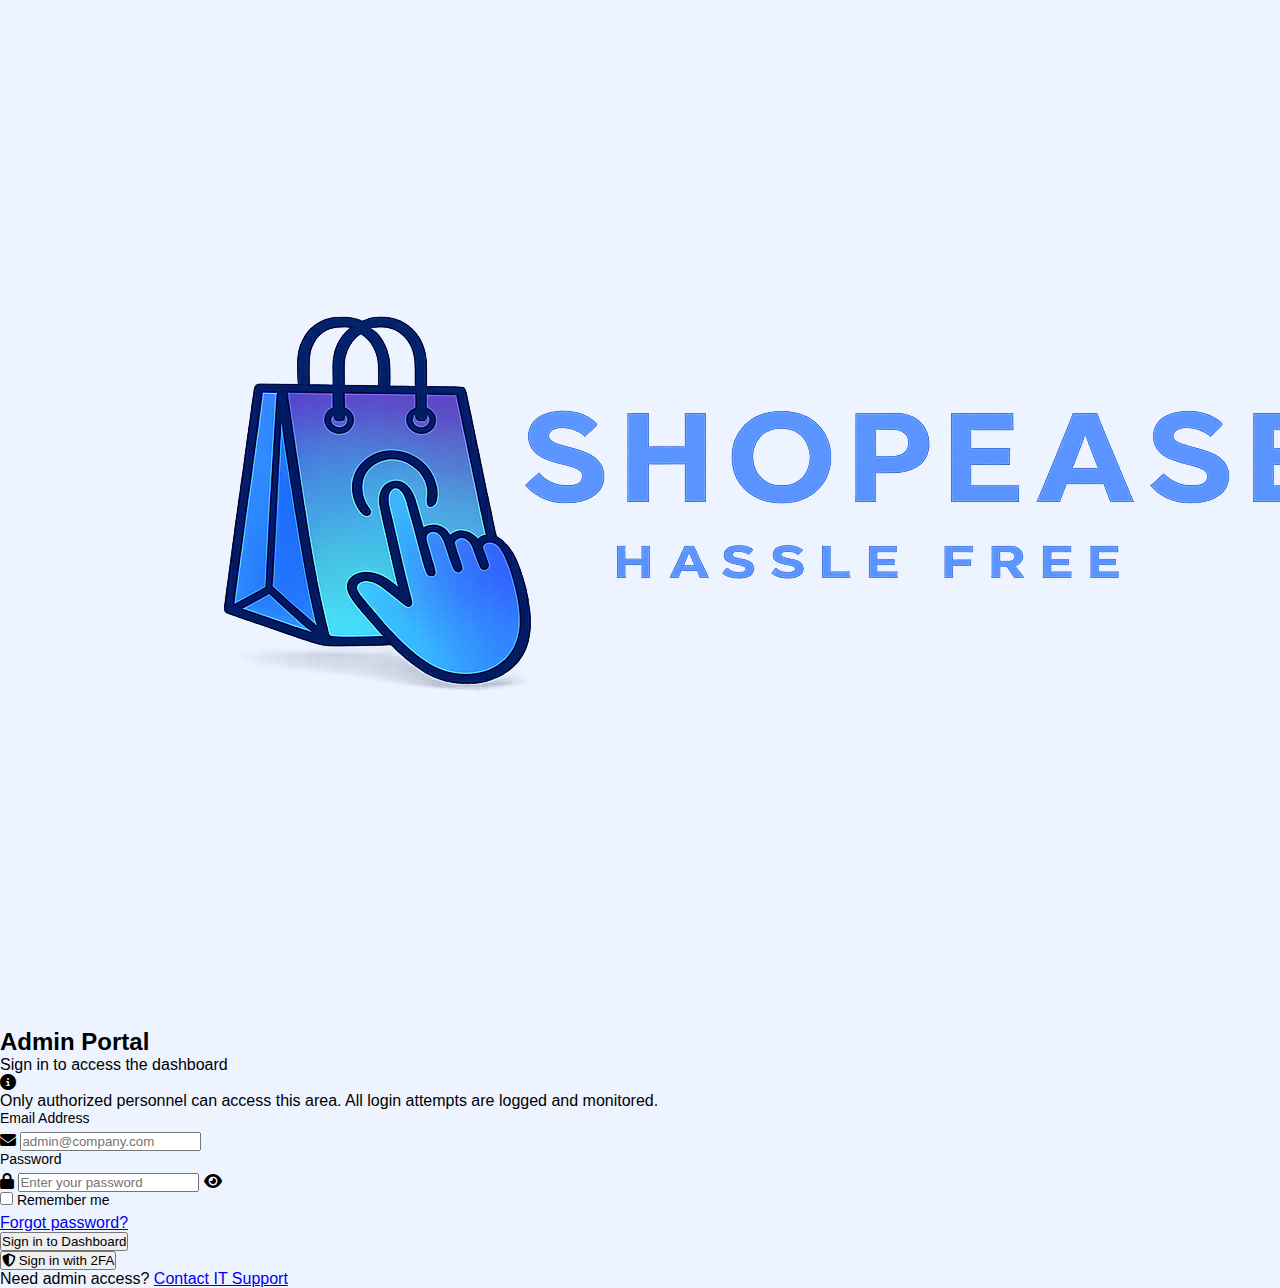
<file: admin-login.html>
<!DOCTYPE html>
<html lang="en">

<head>
    <meta charset="UTF-8">
    <meta name="viewport" content="width=device-width, initial-scale=1.0">
    <title>Admin Login | ShopEase</title>

    <link rel="stylesheet" href="CSS/auth.css">

    <link rel="stylesheet" href="https://cdnjs.cloudflare.com/ajax/libs/font-awesome/6.5.0/css/all.min.css">

</head>

<body class="admin-body">

    <div class="admin-wrapper">

        <div class="admin-card">


            <div class="admin-logo">
                <img src="Images/logo-footer-ShopEase.png" alt="ShopEase Logo">
            </div>

            <h2 class="admin-title">Admin Portal</h2>

            <p class="admin-subtitle">
                Sign in to access the dashboard
            </p>

            <div class="admin-alert">

                <i class="fa-solid fa-circle-info"></i>

                <p>
                    Only authorized personnel can access this area.
                    All login attempts are logged and monitored.
                </p>

            </div>

            <form>

                <label>Email Address</label>

                <div class="admin-input">
                    <i class="fa-solid fa-envelope"></i>
                    <input type="email" placeholder="admin@company.com">
                </div>

                <label>Password</label>

                <div class="admin-input">

                    <i class="fa-solid fa-lock"></i>

                    <input type="password" id="password" placeholder="Enter your password">

                    <i class="fa-solid fa-eye toggle-password" onclick="togglePassword()"></i>

                </div>

                <div class="admin-options">

                    <label>
                        <input type="checkbox"> Remember me
                    </label>

                    <a href="#">Forgot password?</a>

                </div>

                <button class="admin-login-btn">
                    Sign in to Dashboard
                </button>

            </form>

            <div class="admin-divider"></div>

            <button class="admin-2fa-btn">
                <i class="fa-solid fa-shield-halved"></i>
                Sign in with 2FA
            </button>

            <p class="admin-support">
                Need admin access?
                <a href="#">Contact IT Support</a>
            </p>

        </div>

    </div>

    <script>

        function togglePassword() {

            const password = document.getElementById("password");
            const icon = document.querySelector(".toggle-password");

            if (password.type === "password") {
                password.type = "text";
                icon.classList.replace("fa-eye", "fa-eye-slash");
            } else {
                password.type = "password";
                icon.classList.replace("fa-eye-slash", "fa-eye");
            }

        }

    </script>

</body>

</html>
</file>
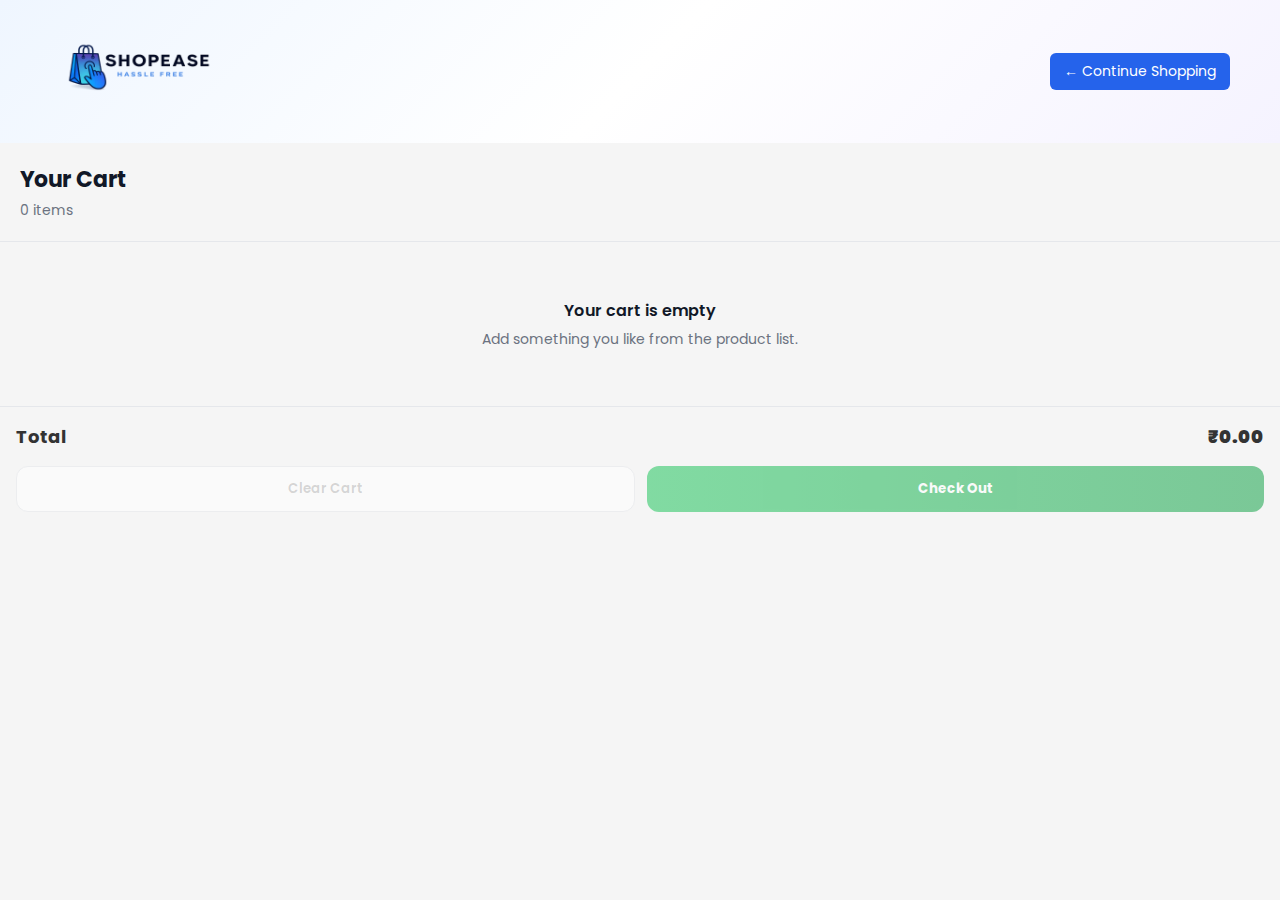
<file: cart.html>
<!DOCTYPE html>
<html lang="en">

<head>
    <meta charset="UTF-8">
    <title>Your Cart</title>
    <meta name="viewport" content="width=device-width, initial-scale=1.0">

    <!-- SAME CSS -->
    <link rel="stylesheet" href="CSS/style.css">

    <!-- Fonts / Icons -->
    <link rel="stylesheet" href="https://cdnjs.cloudflare.com/ajax/libs/font-awesome/6.5.1/css/all.min.css">
    <link href="https://fonts.googleapis.com/css2?family=Poppins:wght@400;500;600;700&display=swap" rel="stylesheet">
</head>

<body>

    <!-- ================= HEADER ================= -->
    <header class="header">
        <div class="logo">
            <img src="Images/logo-ShopEase.png" class="logo-ShopEase">
        </div>

        <div class="header-actions">
            <button class="header-btn">
                ← Continue Shopping
            </button>
        </div>
    </header>

    <!-- ================= CART PAGE ================= -->
    <main class="cart-page">
        <div class="cart-container">

            <!-- HEADER -->
            <div class="drawer-header">
                <div>
                    <div class="drawer-title">Your Cart</div>
                    <!-- 🔴 REQUIRED ID -->
                    <div class="drawer-subtitle" id="cartSubtitle">0 items</div>
                </div>
            </div>

            <!-- BODY -->
            <div class="drawer-body">

                <!-- 🔴 REQUIRED ID -->
                <div id="cartItems"></div>

                <!-- 🔴 REQUIRED ID -->
                <div id="cartEmpty" class="empty-state" hidden>
                    <div class="empty-title">Your cart is empty</div>
                    <div class="empty-subtitle">
                        Add something you like from the product list.
                    </div>
                </div>

            </div>

            <!-- FOOTER -->
            <div class="drawer-footer">
                <div class="totals">
                    <span>Total</span>
                    <!-- 🔴 REQUIRED ID -->
                    <strong id="totalAmount">₹0.00</strong>
                </div>

                <div class="drawer-actions">
                    <!-- 🔴 REQUIRED IDs -->
                    <button class="btn-clear" id="clearCart" disabled>
                        Clear Cart
                    </button>

                    <button class="btn-checkout" id="checkOut" disabled>
                        Check Out
                    </button>
                </div>
            </div>

        </div>
    </main>

    <!-- SAME JS -->
    <script src="Js/data.js"></script>
    <script src="Js/cart.js"></script>


</body>

</html>
</file>
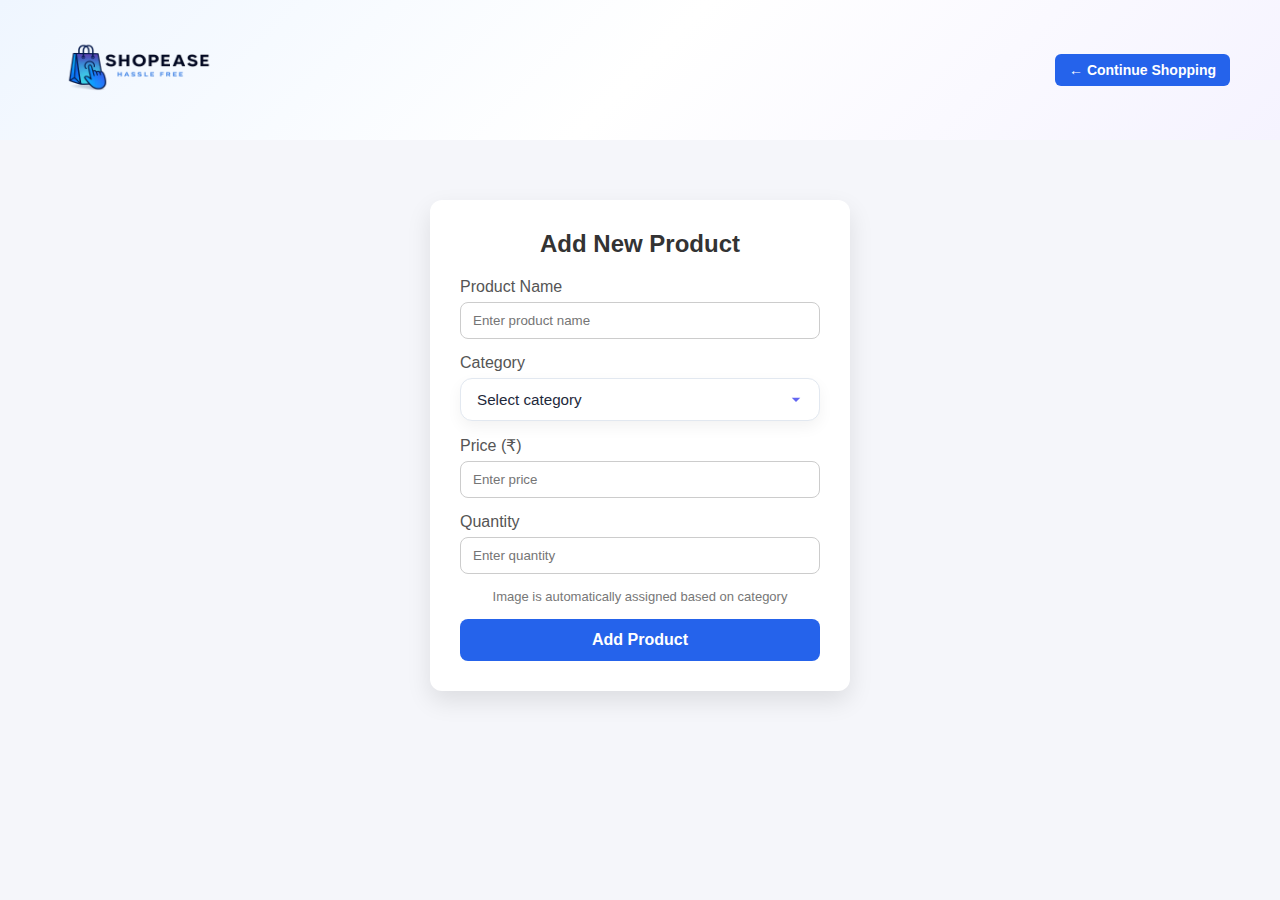
<file: create.html>
<!DOCTYPE html>
<html lang="en">

<head>
    <meta charset="UTF-8">
    <title>Add Product</title>
    <link rel="stylesheet" href="CSS/style.css">
    <link rel="stylesheet" href="CSS/form.css">
</head>

<body>

    <!-- ===== Common Header ===== -->
    <header class="header">
        <div class="logo">
            <img src="Images/logo-ShopEase.png" class="logo-ShopEase">
        </div>

        <div class="header-actions">
            <button class="header-btn" >
                ← Continue Shopping
            </button>
        </div>
    </header>

    <!-- ===== Form Section ===== -->
    <div class="form-container">
        <h2>Add New Product</h2>

        <form id="AddProduct">
            <div class="form-group">
                <label>Product Name</label>
                <input id="productName" type="text" placeholder="Enter product name" required>
            </div>

            <div class="form-group">
                <label>Category</label>
                <select id="category" required>
                    <option value="">Select category</option>
                    <option value="Clothing">Clothing</option>
                    <option value="Electronics">Electronics</option>
                    <option value="Stationary">Stationary</option>
                    <option value="Home">Home</option>
                    <option value="Sports">Sports</option>
                </select>
            </div>

            <div class="form-group">
                <label>Price (₹)</label>
                <input id="price" type="number" placeholder="Enter price" step="any" required>
            </div>

            <div class="form-group">
                <label>Quantity</label>
                <input id="quantity" type="number" placeholder="Enter quantity" required>
            </div>

            <div class="info-text">
                Image is automatically assigned based on category
            </div>

            <button type="submit">Add Product</button>
        </form>
    </div>
    <script src="Js/Create.js"></script>

</body>

</html>
</file>
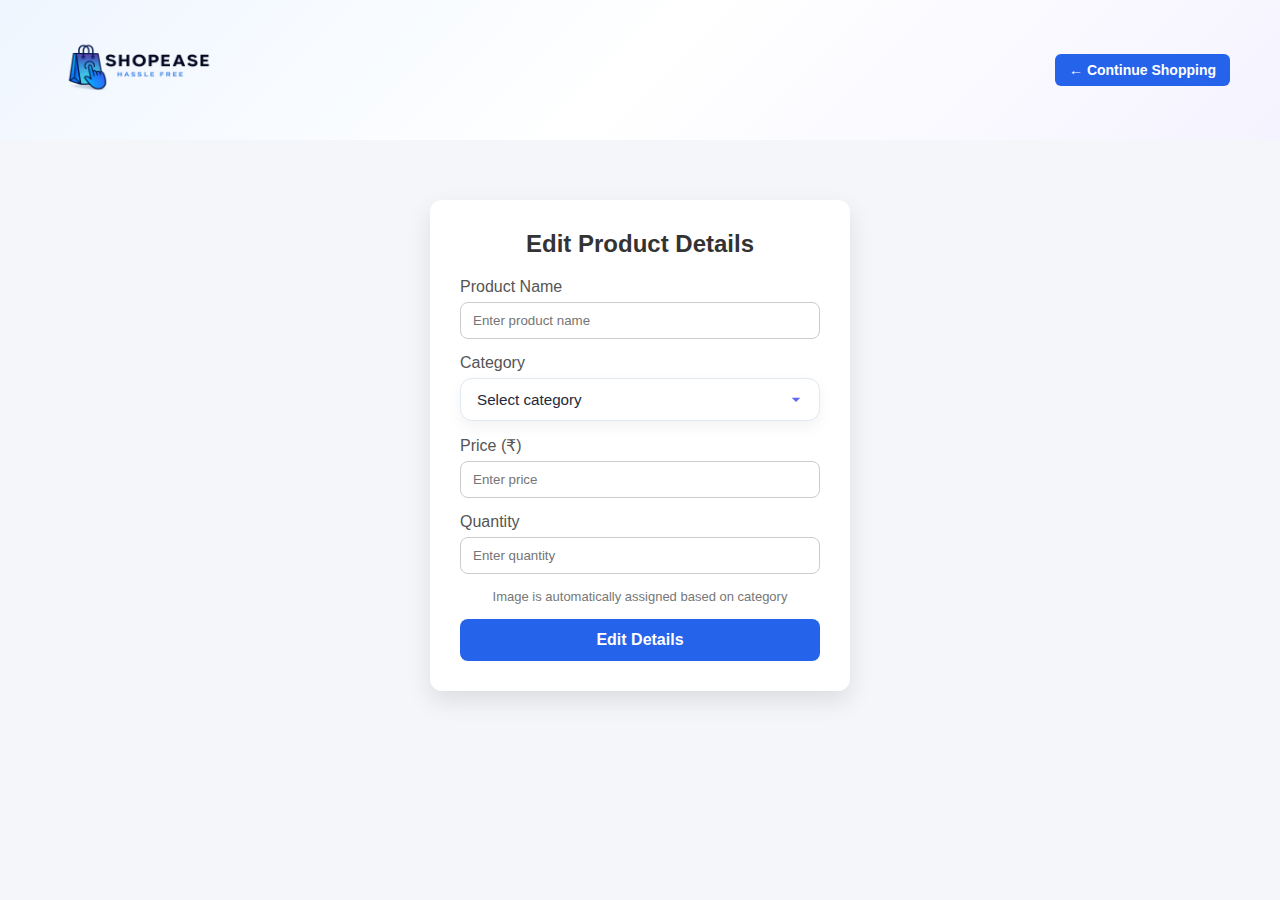
<file: Edit.html>
<!DOCTYPE html>
<html lang="en">

<head>
    <meta charset="UTF-8">
    <title>Add Product</title>
    <link rel="stylesheet" href="CSS/style.css">
    <link rel="stylesheet" href="CSS/form.css">
</head>

<body>

    <!-- ===== Common Header ===== -->
    <header class="header">
        <div class="logo">
            <img src="Images/logo-ShopEase.png" class="logo-ShopEase">
        </div>

        <div class="header-actions">
            <button class="header-btn">
                ← Continue Shopping
            </button>
        </div>
    </header>

    <!-- ===== Form Section ===== -->
    <div class="form-container">
        <h2>Edit Product Details</h2>

        <form id="editProduct">
            <div class="form-group">
                <label>Product Name</label>
                <input type="text" id="productName" placeholder="Enter product name" required>
            </div>

            <div class="form-group">
                <label>Category</label>
                <select id="category" required>
                    <option value="">Select category</option>
                    <option value="Clothing">Clothing</option>
                    <option value="Electronics">Electronics</option>
                    <option value="Stationary">Stationary</option>
                    <option value="Home">Home</option>
                    <option value="Sports">Sports</option>
                </select>
            </div>

            <div class="form-group">
                <label>Price (₹)</label>
                <input id="price" type="number" placeholder="Enter price" step="any" required>
            </div>

            <div class="form-group">
                <label>Quantity</label>
                <input id="quantity" type="number" placeholder="Enter quantity" required>
            </div>

            <div class="info-text">
                Image is automatically assigned based on category
            </div>

            <button type="submit">Edit Details</button>
        </form>
    </div>
    <script src="Js/edit.js"></script>

</body>

</html>
</file>
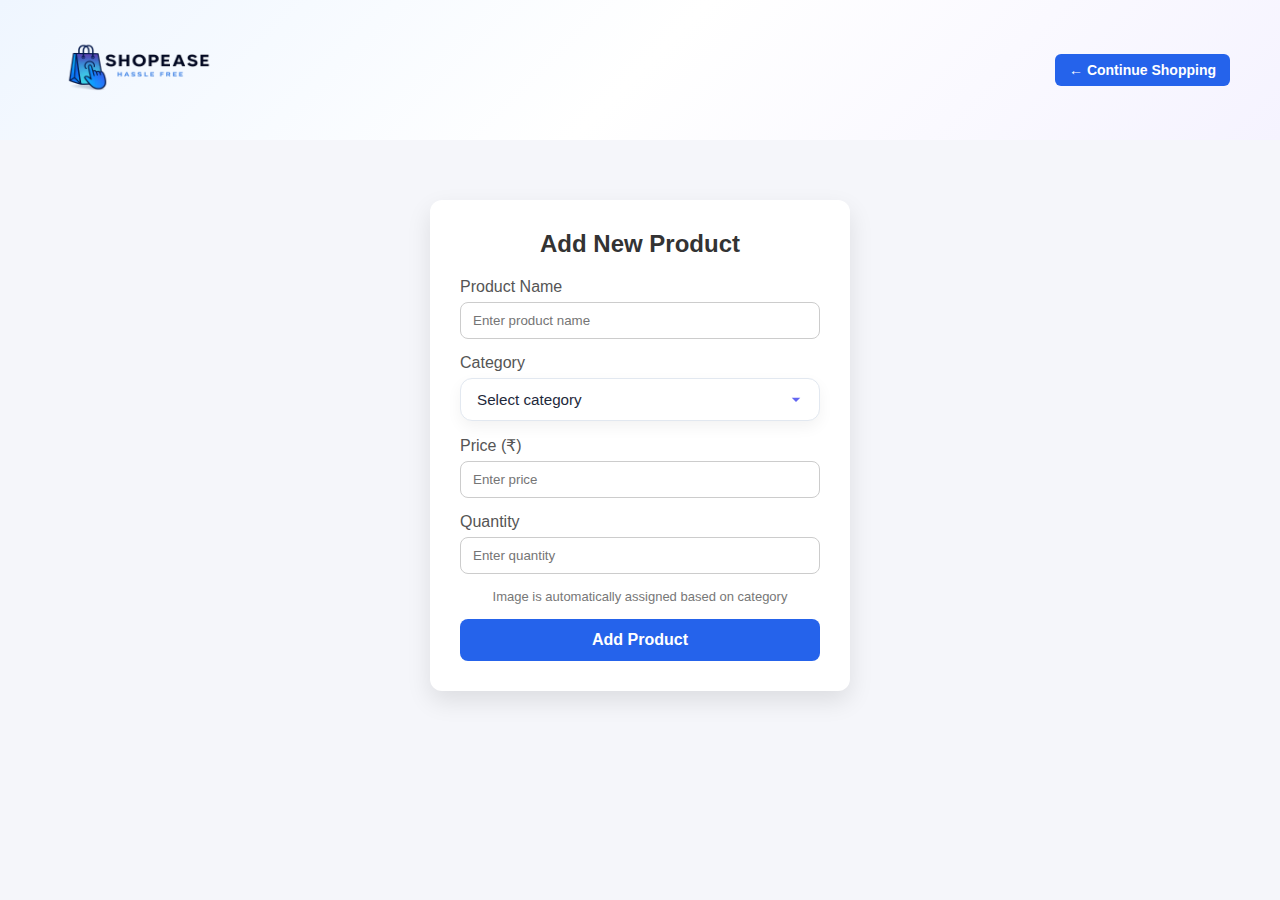
<file: form.html>
<!DOCTYPE html>
<html lang="en">

<head>
    <meta charset="UTF-8">
    <title>Add Product</title>
    <link rel="stylesheet" href="CSS/style.css">
    <link rel="stylesheet" href="CSS/form.css">
</head>

<body>

    <!-- ===== Common Header ===== -->
    <header class="header">
        <div class="logo">
            <img src="Images/logo-ShopEase.png" class="logo-ShopEase">
        </div>

        <div class="header-actions">
            <button class="header-btn" >
                ← Continue Shopping
            </button>
        </div>
    </header>

    <!-- ===== Form Section ===== -->
    <div class="form-container">
        <h2>Add New Product</h2>

        <form id="AddProduct">
            <div class="form-group">
                <label>Product Name</label>
                <input id="productName" type="text" placeholder="Enter product name" required>
            </div>

            <div class="form-group">
                <label>Category</label>
                <select id="category" required>
                    <option value="">Select category</option>
                    <option value="Clothing">Clothing</option>
                    <option value="Electronics">Electronics</option>
                    <option value="Stationary">Stationary</option>
                    <option value="Home">Home</option>
                    <option value="Sports">Sports</option>
                </select>
            </div>

            <div class="form-group">
                <label>Price (₹)</label>
                <input id="price" type="number" placeholder="Enter price" step="any" required>
            </div>

            <div class="form-group">
                <label>Quantity</label>
                <input id="quantity" type="number" placeholder="Enter quantity" required>
            </div>

            <div class="info-text">
                Image is automatically assigned based on category
            </div>

            <button id="formBtn" type="submit">Add Product</button>
        </form>
    </div>
    <!-- <script src="Js/Create.js"></script> -->
    <script src="Js/edit.js"></script>

</body>

</html>
</file>
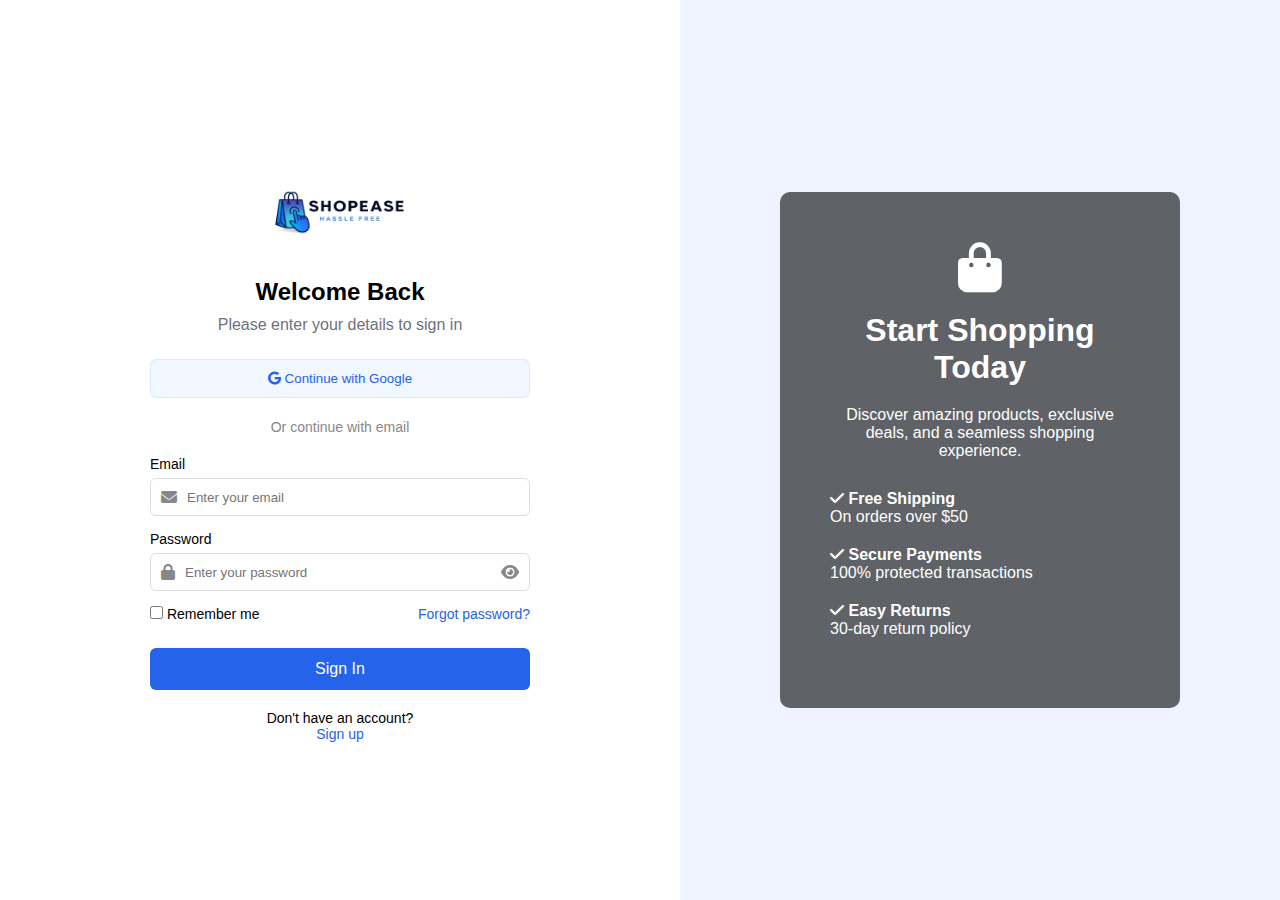
<file: login.html>
<!DOCTYPE html>
<html lang="en">

<head>
    <meta charset="UTF-8">
    <meta name="viewport" content="width=device-width, initial-scale=1.0">
    <title>ShopEase Login</title>

    <link rel="stylesheet" href="CSS/auth.css">

    <link rel="stylesheet" href="https://cdnjs.cloudflare.com/ajax/libs/font-awesome/6.5.0/css/all.min.css">

</head>

<body>

    <div class="container">

        <div class="auth-section">

            <div class="auth-box">

                <div class="logo">
                    <img src="Images/logo-ShopEase.png" alt="ShopEase Logo" class="logo-image">
                </div>

                <h2 id="pageTitle" class="page-title">Welcome Back</h2>
                <p id="subTitle" class="subtitle">Please enter your details to sign in</p>

                <div id="socialLogin" class="social-login">
                    <button>
                        <i class="fa-brands fa-google"></i>
                        Continue with Google
                    </button>
                </div>

                <div id="divider" class="divider">
                    <span>Or continue with email</span>
                </div>

                <form id="login">

                    <label>Email</label>
                    <div class="input-group">
                        <i class="fa-solid fa-envelope"></i>
                        <input id="email" type="email" placeholder="Enter your email">
                    </div>

                    <label>Password</label>
                    <div class="input-group">
                        <i class="fa-solid fa-lock"></i>
                        <input type="password" id="password" placeholder="Enter your password">
                        <i class="fa-solid fa-eye toggle-password" onclick="togglePassword()"></i>
                    </div>

                    <div class="options">

                        <label>
                            <input type="checkbox"> Remember me
                        </label>

                        <a href="#">Forgot password?</a>

                    </div>

                    <button id="authBtn" class="auth-btn">Sign In</button>

                </form>

                <div id="authLink" class="auth-link">
                    <p>Don't have an account?</p>
                    <a id="signupLink" href="signup.html">Sign up</a>
                </div>

            </div>

        </div>


        <div class="banner">

            <div class="overlay">

                <i class="fa-solid fa-bag-shopping big-icon"></i>

                <h1>Start Shopping Today</h1>

                <p class="banner-text">
                    Discover amazing products, exclusive deals, and a seamless shopping experience.
                </p>

                <div class="features">

                    <div>
                        <i class="fa-solid fa-check"></i>
                        <span>Free Shipping</span>
                        <p>On orders over $50</p>
                    </div>

                    <div>
                        <i class="fa-solid fa-check"></i>
                        <span>Secure Payments</span>
                        <p>100% protected transactions</p>
                    </div>

                    <div>
                        <i class="fa-solid fa-check"></i>
                        <span>Easy Returns</span>
                        <p>30-day return policy</p>
                    </div>

                </div>

            </div>

        </div>

    </div>

    <script src="Js/auth.js"></script>
    <script>

        function togglePassword() {

            const password = document.getElementById("password");
            const icon = document.querySelector(".toggle-password");

            if (password.type === "password") {
                password.type = "text";
                icon.classList.replace("fa-eye", "fa-eye-slash");
            } else {
                password.type = "password";
                icon.classList.replace("fa-eye-slash", "fa-eye");
            }

        }

    </script>

</body>

</html>
</file>
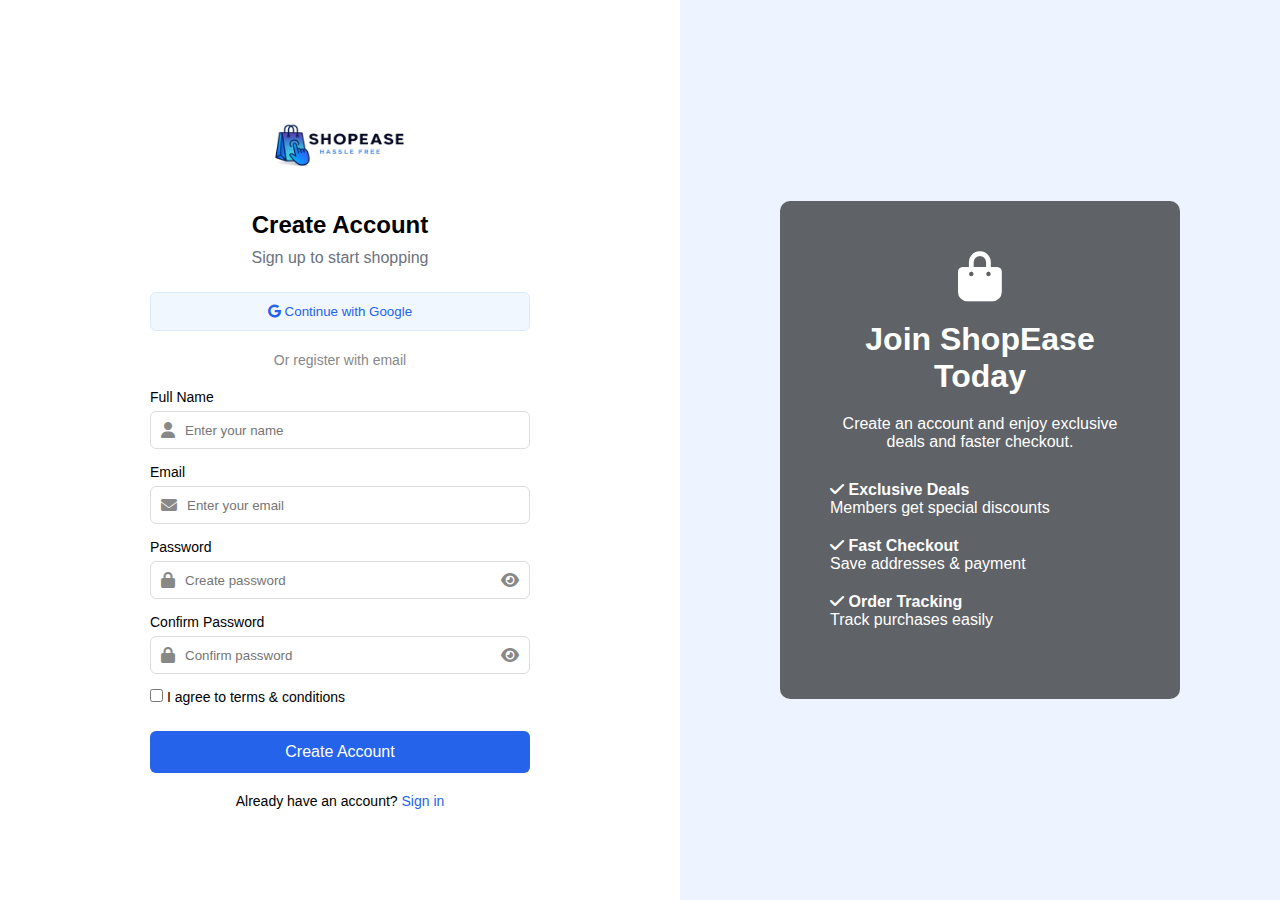
<file: signup.html>
<!DOCTYPE html>
<html lang="en">

<head>
    <meta charset="UTF-8">
    <meta name="viewport" content="width=device-width, initial-scale=1.0">
    <title>ShopEase Sign Up</title>

    <link rel="stylesheet" href="CSS/auth.css">

    <link rel="stylesheet" href="https://cdnjs.cloudflare.com/ajax/libs/font-awesome/6.5.0/css/all.min.css">

</head>

<body>

    <div class="container">

        <div class="auth-section">

            <div class="auth-box">

                <div class="logo">
                    <img src="Images/logo-ShopEase.png" alt="ShopEase Logo" class="logo-image">
                </div>

                <h2 class="page-title">Create Account</h2>
                <p class="subtitle">Sign up to start shopping</p>

                <div class="social-login">
                    <button>
                        <i class="fa-brands fa-google"></i>
                        Continue with Google
                    </button>
                </div>

                <div class="divider">
                    <span>Or register with email</span>
                </div>

                <form id="signup">

                    <label>Full Name</label>
                    <div class="input-group">
                        <i class="fa-solid fa-user"></i>
                        <input type="text" placeholder="Enter your name">
                    </div>

                    <label>Email</label>
                    <div class="input-group">
                        <i class="fa-solid fa-envelope"></i>
                        <input type="email" placeholder="Enter your email">
                    </div>

                    <label>Password</label>
                    <div class="input-group">
                        <i class="fa-solid fa-lock"></i>
                        <input type="password" id="password" placeholder="Create password">
                        <i class="fa-solid fa-eye toggle-password" onclick="togglePassword()"></i>
                    </div>

                    <label>Confirm Password</label>
                    <div class="input-group">
                        <i class="fa-solid fa-lock"></i>
                        <input type="password" id="confirmPassword" placeholder="Confirm password">
                        <i class="fa-solid fa-eye toggle-password2" onclick="toggleConfirmPassword()"></i>
                    </div>

                    <div class="options">
                        <label>
                            <input type="checkbox"> I agree to terms & conditions
                        </label>
                    </div>

                    <button class="auth-btn">Create Account</button>

                </form>

                <p class="auth-link">
                    Already have an account?
                    <a href="login.html">Sign in</a>
                </p>

            </div>

        </div>


        <div class="banner">

            <div class="overlay">

                <i class="fa-solid fa-bag-shopping big-icon"></i>

                <h1>Join ShopEase Today</h1>

                <p class="banner-text">
                    Create an account and enjoy exclusive deals and faster checkout.
                </p>

                <div class="features">

                    <div>
                        <i class="fa-solid fa-check"></i>
                        <span>Exclusive Deals</span>
                        <p>Members get special discounts</p>
                    </div>

                    <div>
                        <i class="fa-solid fa-check"></i>
                        <span>Fast Checkout</span>
                        <p>Save addresses & payment</p>
                    </div>

                    <div>
                        <i class="fa-solid fa-check"></i>
                        <span>Order Tracking</span>
                        <p>Track purchases easily</p>
                    </div>

                </div>

            </div>

        </div>

    </div>


    <script>

        function togglePassword() {

            const password = document.getElementById("password");
            const icon = document.querySelector(".toggle-password");

            if (password.type === "password") {
                password.type = "text";
                icon.classList.replace("fa-eye", "fa-eye-slash");
            } else {
                password.type = "password";
                icon.classList.replace("fa-eye-slash", "fa-eye");
            }

        }

        function toggleConfirmPassword() {

            const password = document.getElementById("confirmPassword");
            const icon = document.querySelector(".toggle-password2");

            if (password.type === "password") {
                password.type = "text";
                icon.classList.replace("fa-eye", "fa-eye-slash");
            } else {
                password.type = "password";
                icon.classList.replace("fa-eye-slash", "fa-eye");
            }

        }

    </script>

</body>

</html>
</file>
<file: CSS/auth.css>
* {
    margin: 0;
    padding: 0;
    box-sizing: border-box;
    font-family: Poppins, sans-serif;
}

body {
    background: #eef4ff;
}

.container {
    display: flex;
    min-height: 100vh;
}

/* AUTH SECTION */

.auth-section {
    flex: 1;
    display: flex;
    align-items: center;
    justify-content: center;
    background: white;
    padding: 40px;
}

.auth-box {
    width: 100%;
    max-width: 380px;
}

/* LOGO */

.logo {
    display: flex;
    justify-content: center;
    margin-bottom: 10px;
}

.logo-image {
    height: 110px;
}

/* TEXT */

.page-title {
    text-align: center;
    margin-bottom: 10px;
}

.subtitle {
    color: #6b7280;
    margin-bottom: 25px;
    text-align: center;
}

/* SOCIAL LOGIN */

.social-login {
    margin-bottom: 20px;
}

.social-login button {
    width: 100%;
    padding: 11px;
    border: 1px solid #dbeafe;
    border-radius: 6px;
    background: #f0f7ff;
    cursor: pointer;
    color: #2563eb;
    font-weight: 500;
}

.social-login button:hover {
    background: #e0edff;
}

/* DIVIDER */

.divider {
    text-align: center;
    margin: 20px 0;
}

.divider span {
    background: white;
    padding: 0 10px;
    color: #888;
    font-size: 14px;
}

/* INPUT */

label {
    font-size: 14px;
    margin-bottom: 6px;
    display: block;
}

.input-group {
    display: flex;
    align-items: center;
    border: 1px solid #ddd;
    border-radius: 6px;
    padding: 10px;
    margin-bottom: 15px;
}

.input-group i {
    color: #888;
}

.input-group input {
    border: none;
    outline: none;
    flex: 1;
    margin-left: 10px;
}

.input-group:focus-within {
    border-color: #2563eb;
    box-shadow: 0 0 0 2px rgba(37, 99, 235, 0.1);
}

.toggle-password {
    cursor: pointer;
}

/* OPTIONS */

.options {
    display: flex;
    justify-content: space-between;
    font-size: 14px;
    margin-bottom: 20px;
}

.options a {
    text-decoration: none;
    color: #2563eb;
}

/* BUTTON */

.auth-btn {
    width: 100%;
    padding: 12px;
    background: #2563eb;
    color: white;
    border: none;
    border-radius: 6px;
    font-size: 16px;
    cursor: pointer;
}

.auth-btn:hover {
    background: #1d4ed8;
}

/* LINKS */

.auth-link {
    text-align: center;
    margin-top: 20px;
    font-size: 14px;
}

.auth-link a {
    color: #2563eb;
    text-decoration: none;
}

/* RIGHT SIDE */

.banner {
    flex: 1;
    background: url("https://images.unsplash.com/photo-1441986300917-64674bd600d8?w=1200") center/cover no-repeat;
    display: flex;
    align-items: center;
    justify-content: center;
}

.overlay {
    background: rgba(0, 0, 0, 0.6);
    color: white;
    padding: 50px;
    text-align: center;
    max-width: 400px;
    border-radius: 10px;
}

.banner-text {
    margin-top: 20px;
}

.big-icon {
    font-size: 50px;
    margin-bottom: 20px;
}

.features {
    margin-top: 30px;
    text-align: left;
}

.features div {
    margin-bottom: 20px;
}

.features span {
    font-weight: 600;
}

/* MOBILE */

@media(max-width:900px) {

    .container {
        flex-direction: column;
    }

    .banner {
        display: none;
    }

    .auth-section {
        padding: 20px;
    }

}
</file>
<file: CSS/form.css>
* {
    margin: 0;
    padding: 0;
    box-sizing: border-box;
    font-family: "Poppins", sans-serif;
}

/* ===== Body ===== */
body {
    background: #f5f6fa;
}

/* ===== Form ===== */
.form-container {
    background: #ffffff;
    width: 100%;
    max-width: 420px;
    margin: 60px auto;
    padding: 30px;
    border-radius: 12px;
    box-shadow: 0 10px 25px rgba(0, 0, 0, 0.1);
}

.form-container h2 {
    text-align: center;
    margin-bottom: 20px;
    color: #333;
}

.form-group {
    margin-bottom: 15px;
}

.form-group label {
    display: block;
    font-weight: 500;
    margin-bottom: 6px;
    color: #555;
}

.form-group input,
.form-group select {
    width: 100%;
    padding: 10px 12px;
    border-radius: 8px;
    border: 1px solid #ccc;
}

.form-group input:focus,
.form-group select:focus {
    outline: none;
    border-color: #ff7a18;
}

.info-text {
    font-size: 13px;
    color: #777;
    margin-bottom: 15px;
    text-align: center;
}

button {
    width: 100%;
    padding: 12px;
    background: #2563eb;
    border: none;
    color: white;
    font-size: 16px;
    font-weight: 600;
    border-radius: 8px;
    cursor: pointer;
}

button:hover {
    background: #1e40af;
}
</file>
<file: CSS/style.css>
/* ================= RESET ================= */
* {
    margin: 0;
    padding: 0;
    box-sizing: border-box;
    font-family: "Poppins", Arial, sans-serif;
}

body {
    background: #f5f5f5;
    color: #333;
}

/* ================= CONTAINER ================= */
.container {
    max-width: 1200px;
    margin: auto;
    padding: 0 16px;
}

/* ================= HEADER ================= */
.header {
    background: linear-gradient(135deg, #eff6ff, #ffffff, #f5f3ff);
    padding: 8px 20px;
    display: flex;
    align-items: center;
    justify-content: space-between;
    gap: 20px;
    position: sticky;
    top: 0;
    z-index: 1000;
}

/* Logo */
.logo-ShopEase {
    height: 120px;
    margin-left: 30px;
}

/* Header Buttons */
.header-actions {
    display: flex;
    gap: 10px;
    margin-right: 30px;
}

.header-btn {
    display: flex;
    align-items: center;
    gap: 6px;
    padding: 8px 14px;
    border-radius: 6px;
    border: none;
    cursor: pointer;
    background: #2563eb;
    color: #ffffff;
    font-size: 14px;
    text-decoration: none;
}

.header-btn:hover {
    background: #1e40af;
}

/* Header Badge */
.header-badge {
    background: #ffffff;
    color: #2563eb;
    font-size: 12px;
    font-weight: bold;
    padding: 2px 6px;
    border-radius: 12px;
}

/* ================= HERO ================= */
.hero {
    background: linear-gradient(135deg, #eff6ff, #ffffff, #f5f3ff);
    padding: 80px 20px;
    overflow: hidden;
}

.hero-grid {
    display: grid;
    grid-template-columns: 1fr 1fr;
    gap: 60px;
    align-items: center;
}

/* Hero Badge */
.hero-badge {
    display: inline-flex;
    align-items: center;
    gap: 8px;
    background: #dbeafe;
    color: #1d4ed8;
    padding: 8px 16px;
    border-radius: 50px;
    font-size: 14px;
    font-weight: 500;
    margin-bottom: 20px;
}

/* Hero Text */
.hero-title {
    font-size: 64px;
    font-weight: 800;
    line-height: 1.1;
}

.hero-title span {
    display: block;
    background: linear-gradient(to right, #2563eb, #7c3aed);
    -webkit-background-clip: text;
    background-clip: text;
    color: transparent;
}


.hero-description {
    font-size: 18px;
    color: #6b7280;
    margin: 20px 0 32px;
    max-width: 520px;
}

/* Hero Buttons */
.hero-buttons {
    display: flex;
    gap: 16px;
}

.hero-btn {
    display: inline-flex;
    align-items: center;
    gap: 10px;
    padding: 14px 28px;
    border-radius: 10px;
    font-size: 16px;
    text-decoration: none;
    font-weight: 500;
    transition: all 0.3s ease;
}

.hero-btn-primary {
    background: #2563eb;
    color: #fff;
}

.hero-btn-primary:hover {
    background: #1e40af;
}

.hero-btn-outline {
    border: 2px solid #e5e7eb;
    color: #111827;
}

.hero-btn-outline:hover {
    background: #f3f4f6;
}

/* Hero Stats */
.hero-stats {
    display: grid;
    grid-template-columns: repeat(3, 1fr);
    margin-top: 40px;
    padding-top: 24px;
    border-top: 1px solid #e5e7eb;
}

.stat h3 {
    font-size: 28px;
}

.stat p {
    font-size: 14px;
    color: #6b7280;
}

/* Hero Image */
.hero-image {
    position: relative;
}

.hero-image img {
    width: 100%;
    border-radius: 24px;
    box-shadow: 0 30px 60px rgba(0, 0, 0, 0.15);
    z-index: 2;
    position: relative;
}

/* Blobs */
.blob {
    position: absolute;
    width: 280px;
    height: 280px;
    border-radius: 50%;
    filter: blur(60px);
    opacity: 0.7;
    animation: pulse 6s infinite;
}

.blob.purple {
    background: #c084fc;
    top: -40px;
    right: -40px;
}

.blob.blue {
    background: #93c5fd;
    bottom: -60px;
    left: -40px;
    animation-delay: 2s;
}

/* Floating Card */
.floating-card {
    position: absolute;
    bottom: 30px;
    left: 30px;
    background: rgba(255, 255, 255, 0.95);
    padding: 16px 20px;
    border-radius: 16px;
    display: flex;
    gap: 14px;
    align-items: center;
    box-shadow: 0 20px 40px rgba(0, 0, 0, 0.15);
}

.floating-card .icon {
    width: 48px;
    height: 48px;
    background: #dcfce7;
    color: #16a34a;
    border-radius: 50%;
    display: flex;
    align-items: center;
    justify-content: center;
}

/* Animation */
@keyframes pulse {

    0%,
    100% {
        transform: scale(1);
    }

    50% {
        transform: scale(1.1);
    }
}

/* ================= RESPONSIVE ================= */
@media (max-width: 900px) {
    .hero-grid {
        grid-template-columns: 1fr;
        text-align: center;
    }

    .hero-buttons {
        justify-content: center;
    }

    .hero-stats {
        text-align: center;
    }

    .floating-card {
        left: 50%;
        transform: translateX(-50%);
    }
}


/* ================= FEATURES SECTION ================= */
.features {
    padding: 48px 20px;
    background: linear-gradient(135deg, #eff6ff, #ffffff, #f5f3ff);
}

.features-container {
    max-width: 1200px;
    margin: auto;
}

/* ================= HEADER ================= */
.features-header {
    text-align: center;
    margin-bottom: 32px;
}

.features-header h2 {
    font-size: 32px;
    font-weight: 700;
    color: #111827;
}

/* ================= GRID ================= */
.features-grid {
    display: grid;
    grid-template-columns: repeat(3, 1fr);
    gap: 20px;
}

/* ================= CARD ================= */
.feature-card {
    display: flex;
    align-items: center;
    gap: 16px;
    padding: 20px;
    min-height: 120px;
    background: #f9fafb;
    border-radius: 16px;
    border: 1px solid #e5e7eb;
    transition: all 0.3s ease;
    cursor: default;
}

.feature-card:hover {
    background: #ffffff;
    box-shadow: 0 12px 24px rgba(0, 0, 0, 0.08);
    transform: translateY(-2px);
}

/* ================= ICON ================= */
.feature-icon {
    width: 44px;
    height: 44px;
    border-radius: 12px;
    display: flex;
    align-items: center;
    justify-content: center;
    flex-shrink: 0;
    transition: transform 0.3s ease;
}

.feature-card:hover .feature-icon {
    transform: scale(1.1);
}

.feature-icon i {
    width: 22px;
    height: 22px;
}

/* ================= ICON COLORS ================= */
.feature-icon.blue {
    background: #dbeafe;
    color: #2563eb;
}

.feature-icon.green {
    background: #dcfce7;
    color: #16a34a;
}

.feature-icon.purple {
    background: #f3e8ff;
    color: #7c3aed;
}

.feature-icon.orange {
    background: #ffedd5;
    color: #ea580c;
}

.feature-icon.pink {
    background: #fce7f3;
    color: #db2777;
}

.feature-icon.yellow {
    background: #fef9c3;
    color: #ca8a04;
}

/* ================= TITLE ================= */
.feature-card h3 {
    font-size: 16px;
    font-weight: 600;
    color: #111827;
    margin: 0;
    line-height: 1.4;
}

/* ================= RESPONSIVE ================= */
@media (max-width: 1024px) {
    .features-grid {
        grid-template-columns: repeat(2, 1fr);
    }
}

@media (max-width: 640px) {
    .features-grid {
        grid-template-columns: 1fr;
    }

    .features-header h2 {
        font-size: 26px;
    }

    .feature-card {
        min-height: 100px;
        padding: 16px;
    }
}

/* =============== Product ================= */
.products {
    padding: 64px 20px;
    background: linear-gradient(135deg, #eff6ff, #ffffff, #f5f3ff);
}

.products-container {
    max-width: 1200px;
    margin: auto;
}

/* Header */
.products-header {
    text-align: center;
    margin-bottom: 40px;
}

.products-header h2 {
    font-size: 36px;
    font-weight: 700;
    margin-bottom: 8px;
}

.products-header p {
    font-size: 18px;
    color: #6b7280;
}

/* Filters */
/* ================= Category Filters ================= */

/* Container for both filters */
/* ================================
   FILTERS CONTAINER
================================ */
.filters-container {
    display: grid;
    grid-template-columns: 1fr 1fr auto;
    gap: 20px;
    align-items: end;
    background: #f8fafc;
    padding: 20px;
    border-radius: 16px;
    box-shadow: 0 10px 25px rgba(0, 0, 0, 0.05);
    margin-bottom: 25px;
}

/* ================================
   LABELS
================================ */
.filters-container label {
    display: block;
    font-size: 0.9rem;
    font-weight: 600;
    color: #475569;
    margin-bottom: 6px;
}

/* ================================
   SELECT & SEARCH INPUT
================================ */
#category,
#searchInput {
    width: 100%;
    padding: 12px 16px;
    font-size: 0.95rem;
    border: 1px solid #e2e8f0;
    border-radius: 12px;
    background-color: #ffffff;
    color: #1e293b;
    box-shadow: 0 6px 15px rgba(0, 0, 0, 0.05);
    transition: all 0.25s ease;
    outline: none;
}

/* Hover */
#category:hover,
#searchInput:hover {
    border-color: #c7d2fe;
}

/* Focus */
#category:focus,
#searchInput:focus {
    border-color: #6366f1;
    box-shadow: 0 0 0 4px rgba(99, 102, 241, 0.2);
}

/* ================================
   SELECT DROPDOWN ARROW
================================ */
#category {
    appearance: none;
    background-image: url("data:image/svg+xml,%3Csvg xmlns='http://www.w3.org/2000/svg' width='20' height='20' fill='%236366f1' viewBox='0 0 20 20'%3E%3Cpath d='M5.25 7.5l4.75 4.75L14.75 7.5'/%3E%3C/svg%3E");
    background-repeat: no-repeat;
    background-position: right 14px center;
    background-size: 18px;
    padding-right: 44px;
    cursor: pointer;
}

/* ================================
   SEARCH DROPDOWN
================================ */
.product-search {
    position: relative;
}

.search-dropdown {
    position: absolute;
    top: calc(100% + 6px);
    left: 0;
    right: 0;
    background: #ffffff;
    border-radius: 12px;
    border: 1px solid #e2e8f0;
    max-height: 260px;
    overflow-y: auto;
    display: none;
    z-index: 1000;
    box-shadow: 0 15px 30px rgba(0, 0, 0, 0.08);
}

/* Dropdown Item */
.search-dropdown li {
    padding: 12px 14px;
    cursor: pointer;
    display: flex;
    align-items: center;
    gap: 12px;
    font-size: 0.9rem;
    color: #334155;
    transition: background 0.2s ease;
}

/* Hover */
.search-dropdown li:hover {
    background-color: #eef2ff;
}

/* ================================
   ADD PRODUCT BUTTON
================================ */
.add-product {
    display: flex;
    align-items: center;
}

.new-product {
    padding: 12px 22px;
    background: linear-gradient(135deg, #4f46e5, #1d4ed8);
    color: #ffffff;
    font-size: 0.9rem;
    font-weight: 600;
    border-radius: 12px;
    text-decoration: none;
    white-space: nowrap;
    box-shadow: 0 10px 20px rgba(79, 70, 229, 0.3);
    transition: transform 0.2s ease, box-shadow 0.2s ease;
}

.new-product i {
    margin-right: 10px;
    font-size: 16px;
}

/* Hover Effect */
.new-product:hover {
    transform: translateY(-2px);
    box-shadow: 0 15px 25px rgba(79, 70, 229, 0.4);
}

/* ================================
   MOBILE RESPONSIVE
================================ */
@media (max-width: 768px) {
    .filters-container {
        grid-template-columns: 1fr;
    }

    .add-product {
        justify-content: flex-start;
    }
}



/* ================= Grid ================= */
.products-grid {
    display: grid;
    grid-template-columns: repeat(4, 1fr);
    gap: 20px;
    /* tighter spacing */
}

/* ================= Card ================= */
/* ================= Card ================= */
.product-card {
    background: #fff;
    border-radius: 16px;
    overflow: hidden;
    border: 1px solid #e5e7eb;
    transition: .3s ease;
}

.product-card:hover {
    box-shadow: 0 14px 30px rgba(0, 0, 0, .15);
}

/* ================= Image ================= */
.product-image {
    position: relative;
    aspect-ratio: 1 / 1;
}

.product-image img {
    width: 100%;
    height: 100%;
    object-fit: cover;
}

/* Category (Top-left) */
.product-tag {
    position: absolute;
    top: 12px;
    left: 12px;
    background: #000;
    color: #fff;
    font-size: 11px;
    padding: 4px 10px;
    border-radius: 999px;
}

/* Action icons (Top-right) */
.product-actions {
    position: absolute;
    top: 12px;
    right: 12px;
    display: flex;
    gap: 8px;
}

.product-actions .icon-btn {
    width: 34px;
    height: 34px;
    border-radius: 50%;
    background: #fff;
    border: none;
    cursor: pointer;
    box-shadow: 0 4px 12px rgba(0, 0, 0, .2);
    display: flex;
    align-items: center;
    justify-content: center;
}

.product-actions .delete {
    color: #dc2626;
}

/* ================= Info ================= */
.product-info {
    padding: 16px;
}

.product-name {
    font-size: 18px;
    font-weight: 700;
    margin-bottom: 12px;
}

/* Price + Stock row */
.product-meta {
    display: flex;
    justify-content: space-between;
    align-items: center;
    margin-bottom: 14px;
}

.price {
    font-size: 22px;
    font-weight: 800;
}

.stock {
    font-size: 12px;
    color: #000;
    font-weight: 600;
}

/* ================= Button ================= */
.add-btn {
    width: 100%;
    padding: 13px;
    border-radius: 12px;
    background: #2563eb;
    color: #fff;
    font-size: 14px;
    font-weight: 600;
    border: none;
    cursor: pointer;
    display: flex;
    align-items: center;
    justify-content: center;
    gap: 8px;
}

.add-btn:hover {
    background: #1e40af;
}

.add-btn[disabled] {
    opacity: .5;
    cursor: not-allowed;
}


/* ================= Responsive ================= */
@media (max-width: 1024px) {
    .products-grid {
        grid-template-columns: repeat(2, 1fr);
    }
}

@media (max-width: 640px) {
    .products-grid {
        grid-template-columns: 1fr;
    }
}

.footer {
    background: linear-gradient(180deg, #0f172a, #020617);
    color: #cbd5f5;
}

.footer-container {
    max-width: 1200px;
    margin: auto;
    padding: 64px 20px 24px;
}

/* ================= TOP GRID ================= */
.footer-top {
    display: grid;
    grid-template-columns: 2fr 1fr 1fr 1fr;
    gap: 48px;
}

/* BRAND */
.brand-title {
    display: flex;
    align-items: center;
}

.logo-footer-ShopEase {
    height: 150px;
}

.brand-desc {
    max-width: 420px;
    line-height: 1.6;
    margin-bottom: 24px;
    color: #94a3b8;
}

.contact-list {
    list-style: none;
}

.contact-list li {
    display: flex;
    align-items: center;
    gap: 10px;
    margin-bottom: 12px;
    color: #cbd5f5;
}

.contact-list i {
    color: #60a5fa;
}

/* LINKS */
.footer-links h4 {
    color: white;
    font-size: 16px;
    margin-bottom: 16px;
}

.footer-links a {
    display: block;
    margin-bottom: 12px;
    color: #94a3b8;
    text-decoration: none;
}

.footer-links a:hover {
    color: #60a5fa;
}

/* DIVIDER */
.footer-divider {
    height: 1px;
    background: rgba(255, 255, 255, 0.08);
    margin: 48px 0;
}

/* NEWSLETTER */
.newsletter {
    max-width: 480px;
}

.newsletter h4 {
    color: white;
    margin-bottom: 8px;
}

.newsletter p {
    color: #94a3b8;
    margin-bottom: 16px;
}

.newsletter-form {
    display: flex;
    gap: 12px;
}

.newsletter-form input {
    flex: 1;
    padding: 12px;
    background: #1e293b;
    border: 1px solid #334155;
    border-radius: 8px;
    color: white;
}

.newsletter-form button {
    padding: 12px 20px;
    background: #2563eb;
    border: none;
    border-radius: 8px;
    color: white;
    cursor: pointer;
}

.newsletter-form button:hover {
    background: #1d4ed8;
}

/* ================= BOTTOM ================= */
.footer-bottom {
    margin-top: 48px;
    padding-top: 24px;
    border-top: 1px solid rgba(255, 255, 255, 0.08);
    display: flex;
    justify-content: space-between;
    align-items: center;
    gap: 24px;
    flex-wrap: wrap;
}

.footer-bottom span {
    color: #94a3b8;
    font-size: 14px;
}

/* SOCIAL */
.social {
    display: flex;
    align-items: center;
    gap: 12px;
}

.social-icons {
    display: flex;
    gap: 10px;
}

.social-icons i {
    width: 34px;
    height: 34px;
    background: rgba(255, 255, 255, 0.08);
    border-radius: 50%;
    display: flex;
    align-items: center;
    justify-content: center;
    cursor: pointer;
}

.social-icons i:hover {
    background: #2563eb;
}

/* PAYMENTS */
.payments {
    display: flex;
    align-items: center;
    gap: 10px;
}

.payment-tags span {
    background: rgba(255, 255, 255, 0.08);
    padding: 6px 10px;
    border-radius: 6px;
    font-size: 12px;
}

/* ================= RESPONSIVE ================= */
@media (max-width: 900px) {
    .footer-top {
        grid-template-columns: 1fr 1fr;
    }
}

@media (max-width: 600px) {
    .footer-top {
        grid-template-columns: 1fr;
    }

    .footer-bottom {
        flex-direction: column;
        text-align: center;
    }
}

/* ================= CART DRAWER ================= */

.drawer-panel {
    position: fixed;
    top: 0;
    right: -420px;
    width: 420px;
    height: 100vh;
    background: #ffffff;
    box-shadow: -8px 0 30px rgba(0, 0, 0, 0.15);
    transition: right 0.3s ease;
    z-index: 1000;
    display: flex;
    flex-direction: column;
    font-family: system-ui, -apple-system, BlinkMacSystemFont, sans-serif;
}

.drawer-panel.open {
    right: 0;
}

/* ================= HEADER ================= */

.drawer-header {
    display: flex;
    justify-content: space-between;
    align-items: flex-start;
    padding: 20px;
    border-bottom: 1px solid #e5e7eb;
}

.drawer-title {
    font-size: 22px;
    font-weight: 700;
    color: #111827;
}

.drawer-subtitle {
    margin-top: 4px;
    font-size: 14px;
    color: #6b7280;
}

.icon-btn {
    background: #fff;
    border: 1px solid #e5e7eb;
    border-radius: 12px;
    width: 36px;
    height: 36px;
    font-size: 18px;
    cursor: pointer;
}

/* ================= BODY ================= */

.drawer-body {
    flex: 1;
    overflow-y: auto;
    padding: 16px;
}

/* ================= EMPTY STATE ================= */

.empty-state {
    text-align: center;
    padding: 40px 16px;
    color: #6b7280;
}

.empty-title {
    font-weight: 600;
    color: #111827;
}

.empty-subtitle {
    font-size: 14px;
    margin-top: 6px;
}

/* ================= CART ITEM ================= */

.cart-item {
    border: 1px solid #e5e7eb;
    border-radius: 16px;
    padding: 16px;
    margin-bottom: 16px;
}

.cart-item-grid {
    display: flex;
    gap: 14px;
}

.cart-item-image img {
    width: 80px;
    height: 90px;
    object-fit: cover;
    border-radius: 12px;
}

.cart-item-content {
    flex: 1;
    display: flex;
    flex-direction: column;
}

/* Row 1 */
.cart-item-content-rowOne {
    display: flex;
    justify-content: space-between;
    align-items: flex-start;
}

.cart-item-name {
    font-size: 16px;
    font-weight: 700;
    color: #111827;
}

.cart-item-category {
    font-size: 13px;
    color: #6b7280;
}

.cart-item-remove {
    background: #fee2e2;
    border: 1px solid #fca5a5;
    color: #991b1b;
    padding: 6px 12px;
    border-radius: 999px;
    font-size: 13px;
    cursor: pointer;
}

.cart-item-Plus,
.cart-item-Minus {
    padding: 5px;
    border-radius: 5px;
    margin: 0 8px;
    background: white;
    border-color: #6b7280;
}

.cart-item-Plus[disabled] {
    opacity: .55;
    cursor: not-allowed;
}

/* Row 2 */
.cart-item-content-rowTwo {
    display: flex;
    justify-content: space-between;
    align-items: center;
    margin-top: 12px;
}

/* Quantity */
.cart-item-content-rowTwo-left {
    display: flex;
    align-items: center;
    gap: 10px;
}

.qty-btn {
    width: 32px;
    height: 32px;
    border-radius: 10px;
    border: 1px solid #e5e7eb;
    background: #fff;
    font-size: 18px;
    cursor: pointer;
}

.qty-value {
    font-weight: 600;
    font-size: 15px;
}

/* Price */
.cart-item-totalPrice {
    font-size: 18px;
    font-weight: 700;
    color: #111827;
}

/* ================= FOOTER ================= */

.drawer-footer {
    border-top: 1px solid #e5e7eb;
    padding: 16px;
}

.totals {
    display: flex;
    justify-content: space-between;
    align-items: center;
    font-size: 18px;
    font-weight: 700;
    margin-bottom: 16px;
}

/* Buttons */
.drawer-actions {
    display: flex;
    gap: 12px;
}

.btn-clear {
    flex: 1;
    padding: 12px;
    border-radius: 12px;
    border: 1px solid #e5e7eb;
    background: #fff;
    font-weight: 600;
    cursor: pointer;
}

.btn-checkout {
    flex: 1;
    padding: 12px;
    border-radius: 12px;
    border: none;
    background: linear-gradient(to right, #22c55e, #16a34a);
    color: #fff;
    font-weight: 700;
    cursor: pointer;
}

.btn-clear[disabled],
.btn-checkout[disabled] {
    opacity: .55;
    cursor: not-allowed;
}


/* ================= MOBILE ================= */

@media (max-width: 480px) {
    .drawer-panel {
        width: 100%;
    }
}
</file>
